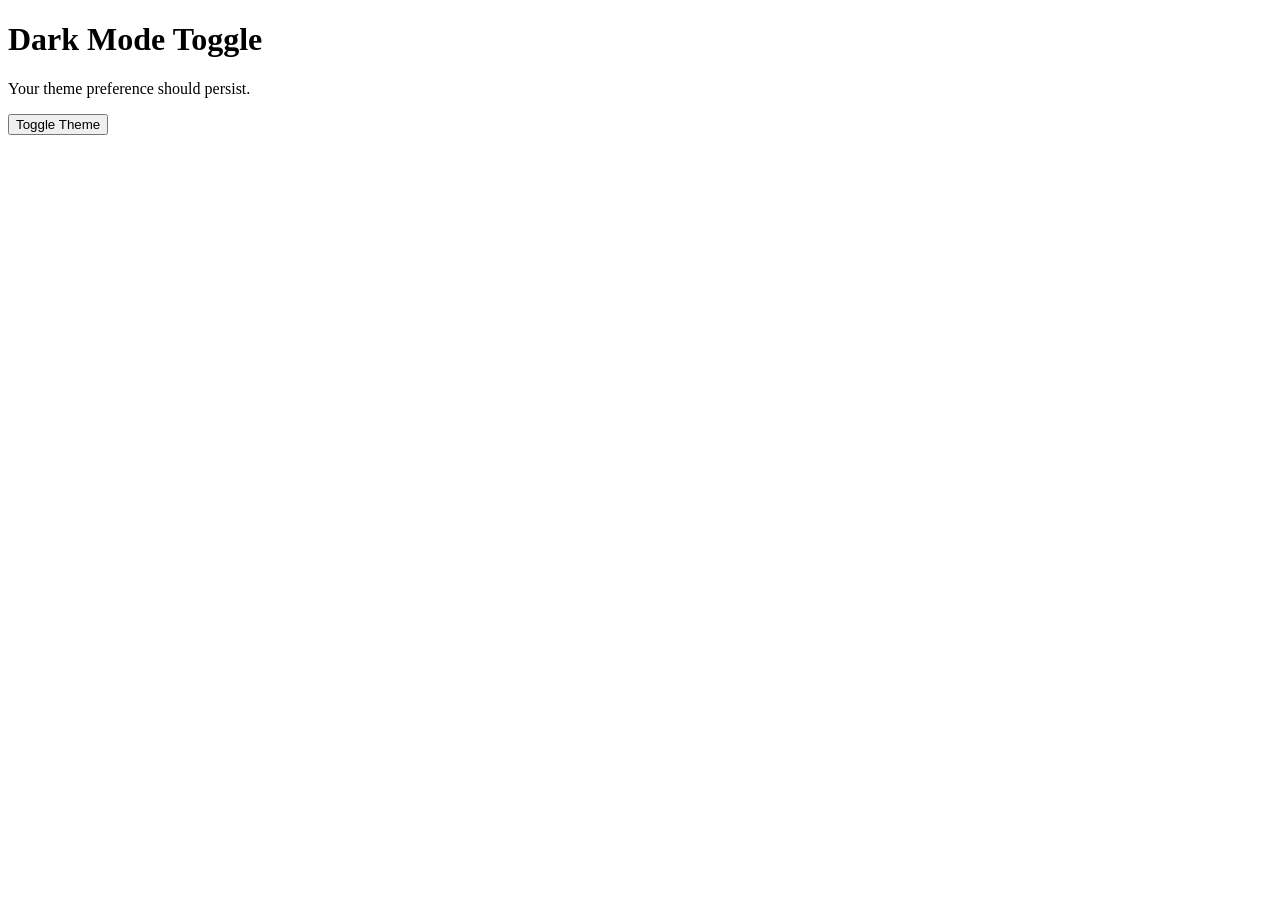
<file: starter_files/task4/index.html>
<!DOCTYPE html>
<html lang="en">
<head>
  <meta charset="UTF-8" />
  <title>Dark Mode Task</title>
  <meta name="viewport" content="width=device-width, initial-scale=1.0" />
  <link rel="stylesheet" href="style.css" />
</head>
<body>
  <div class="app">
    <h1>Dark Mode Toggle</h1>
    <p>Your theme preference should persist.</p>

    <button id="theme-toggle">
      Toggle Theme
    </button>
  </div>

  <script src="script.js"></script>
</body>
</html>
</file>
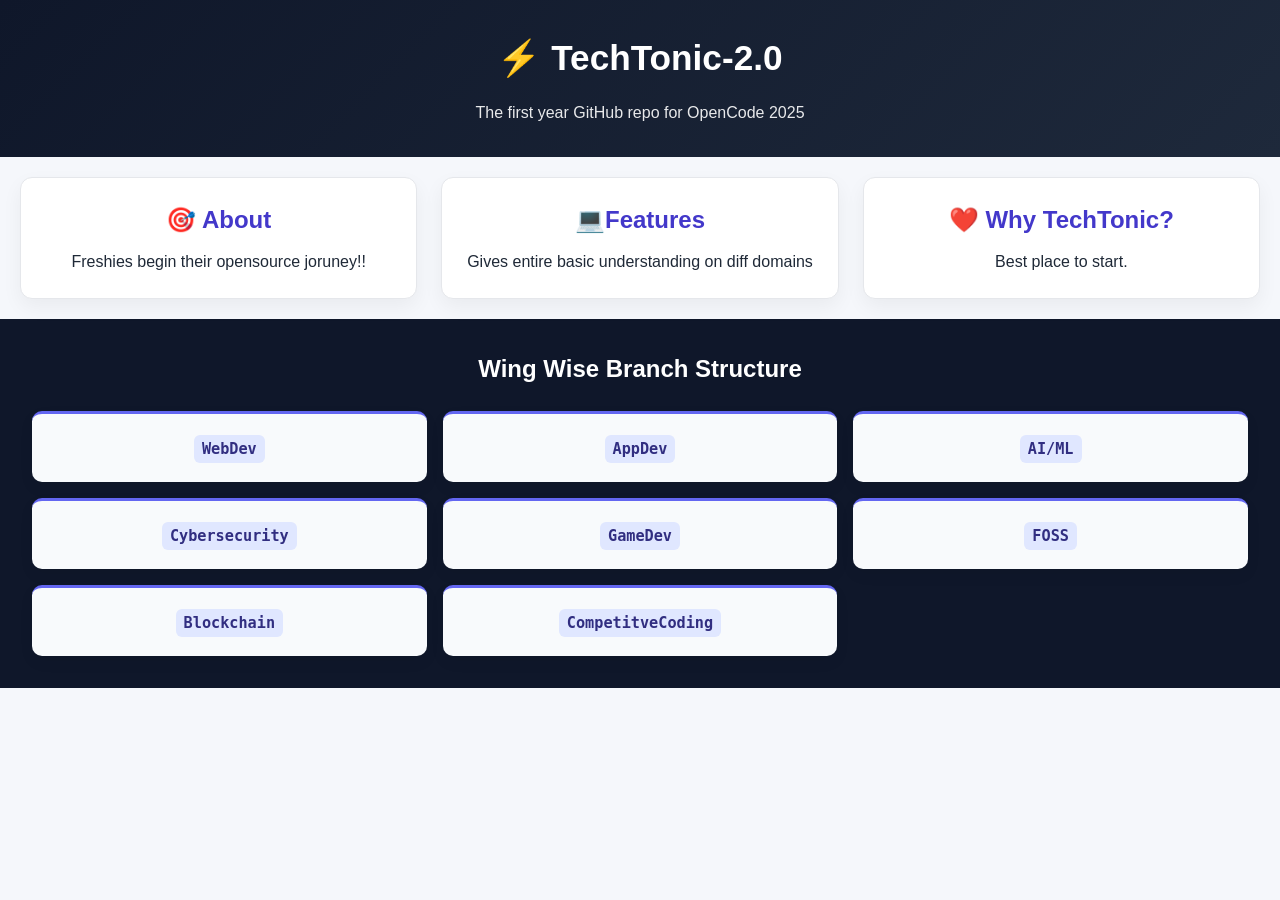
<file: webdev/contributors/IIT2025003/index.html>
<!DOCTYPE html>
<html lang="en">
  <head>
    <meta charset="UTF-8" />
    <meta name="viewport" content="width=device-width, initial-scale=1.0" />
    <title>Task 01 - Landing Section</title>
    <link rel="stylesheet" href="style.css"/>
  </head>
  <body>
    <!-- Existing content -->
     <header class="main-header">
        <h1> ⚡ TechTonic-2.0</h1>
        <p>The first year GitHub repo for OpenCode 2025</p>
     </header>

     <section class="overview">
        <article>
            <h2>🎯 About</h2>
            <p>Freshies begin their opensource joruney!!</p>
        </article>

        <article>
            <h2>💻Features</h2>
            <p>Gives entire basic understanding on diff domains</p>
        </article>

        <article>
            <h2>❤️ Why TechTonic?</h2>
            <p>Best place to start.</p>
        </article>
     </section>


    <section class="sub-domains">
        <header>
            <h2>Wing Wise Branch Structure</h2>
        </header>

        <div class="card">
            <article>
                <h3><code>WebDev</code></h3>
            </article>

            <article>
                <h3><code>AppDev</code></h3>
            </article>

            <article>
                <h3><code>AI/ML</code></h3>
            </article>

            <article>
                <h3><code>Cybersecurity</code></h3>
            </article>


            <article>
                <h3><code>GameDev</code></h3>
            </article>

            <article>
                <h3><code>FOSS</code></h3>
            </article>

            <article>
                <h3><code>Blockchain</code></h3>
            </article>

            <article>
                <h3><code>CompetitveCoding</code></h3>
            </article>
        </div>

    </section>



    <!-- TODO: Add your new section below -->
  </body>
</html>
</file>
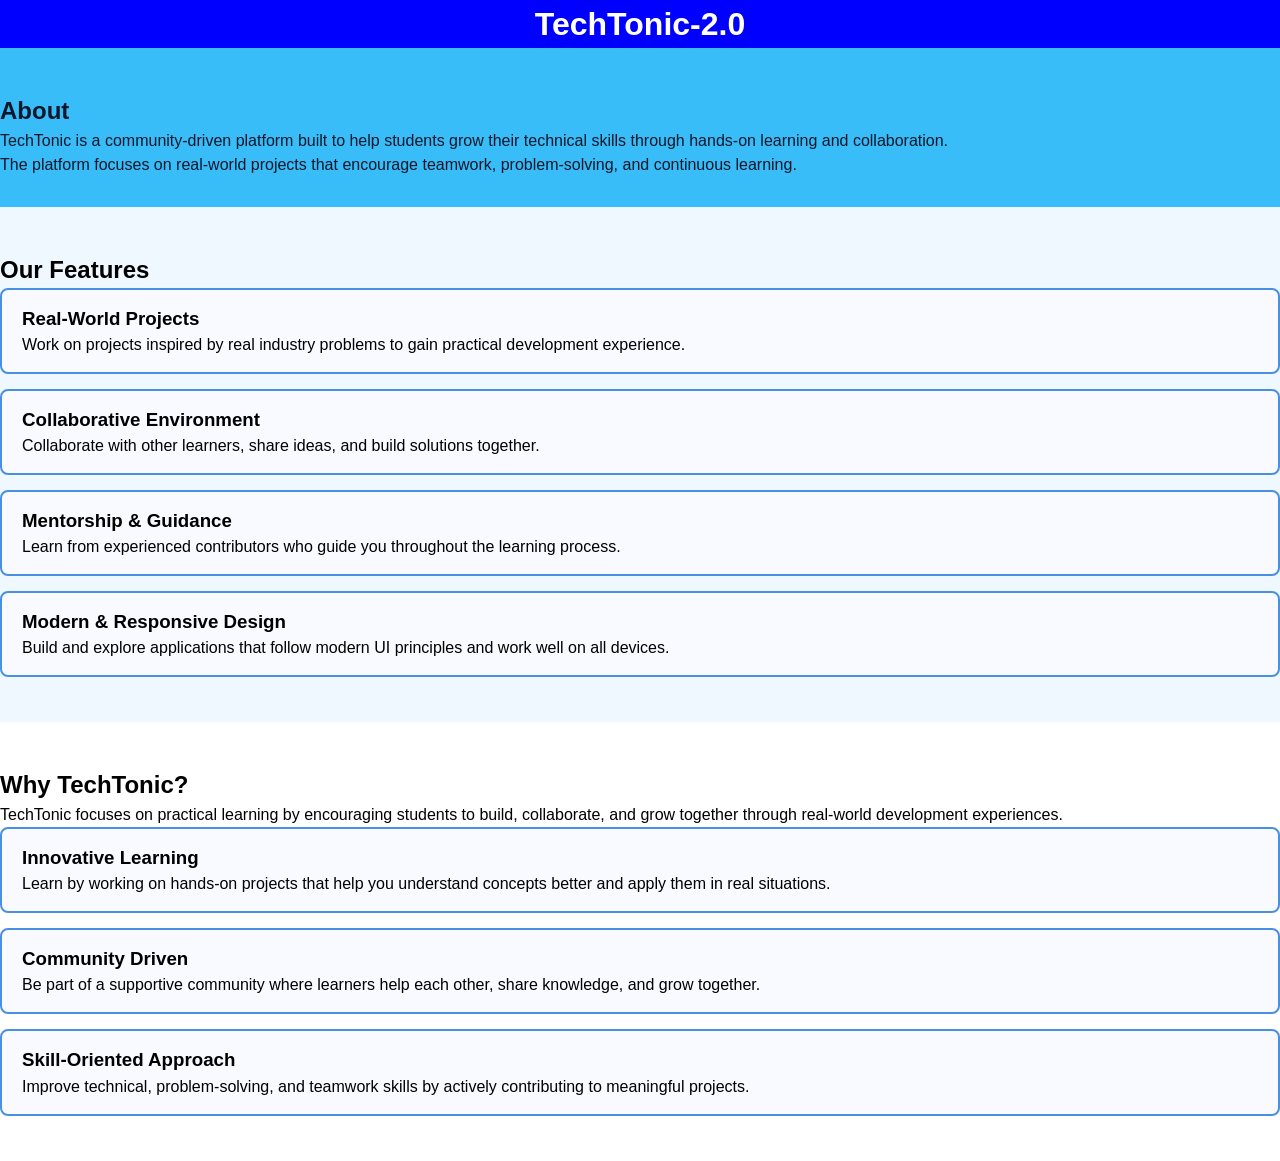
<file: webdev/contributors/IIT2025077/index.html>
<!DOCTYPE html>
<html lang="en">
  <head>
    <meta charset="UTF-8" />
    <meta name="viewport" content="width=device-width, initial-scale=1.0" />
    <title>Task 01 - Landing Section</title>
    <link rel="stylesheet" href="./style.css" />
  </head>
  <body>
    <!-- Existing content -->

    <!-- TODO: Add your new section below -->
     <div>
    <Header>
        <h1>TechTonic-2.0</h1>
     </Header>
     </div>
     <div>
     <Section class="About">
        <h2>About</h2>
        <p>TechTonic is a community-driven platform built to help students grow their technical skills through hands-on learning and collaboration.</p>
        <p>The platform focuses on real-world projects that encourage teamwork, problem-solving, and continuous learning.</p>
     </Section>
     <Section class="Features">
        <h2>Our Features</h2>
        <div>
            <h3>Real-World Projects</h3>
            <p>Work on projects inspired by real industry problems to gain practical development experience.</p>
        </div>
        <div>
        <h3>Collaborative Environment</h3>
        <p>Collaborate with other learners, share ideas, and build solutions together.</p>
        </div>
        <div>
            <h3>Mentorship & Guidance</h3>
            <p>Learn from experienced contributors who guide you throughout the learning process.</p>
        </div>
        <div>
            <h3>Modern & Responsive Design</h3>
            <p>Build and explore applications that follow modern UI principles and work well on all devices.</p>
        </div>
     </Section>
     </div>
     <Section class="Why">
        <h2>Why TechTonic?</h2>
        <p>TechTonic focuses on practical learning by encouraging students to build, collaborate, and grow together through real-world development experiences.</p>
        <article>
        <h3>Innovative Learning</h3>
        <p>
        Learn by working on hands-on projects that help you understand concepts
        better and apply them in real situations.
        </p>
        </article>
        <article>
        <h3>Community Driven</h3>
        <p>
        Be part of a supportive community where learners help each other, share knowledge, and grow together.
        </p>
        </article>
        <article>
        <h3>Skill-Oriented Approach</h3>
        <p>
        Improve technical, problem-solving, and teamwork skills by actively contributing to meaningful projects.
        </p>
        </article>
     </Section>
  </body>
</html>
</file>
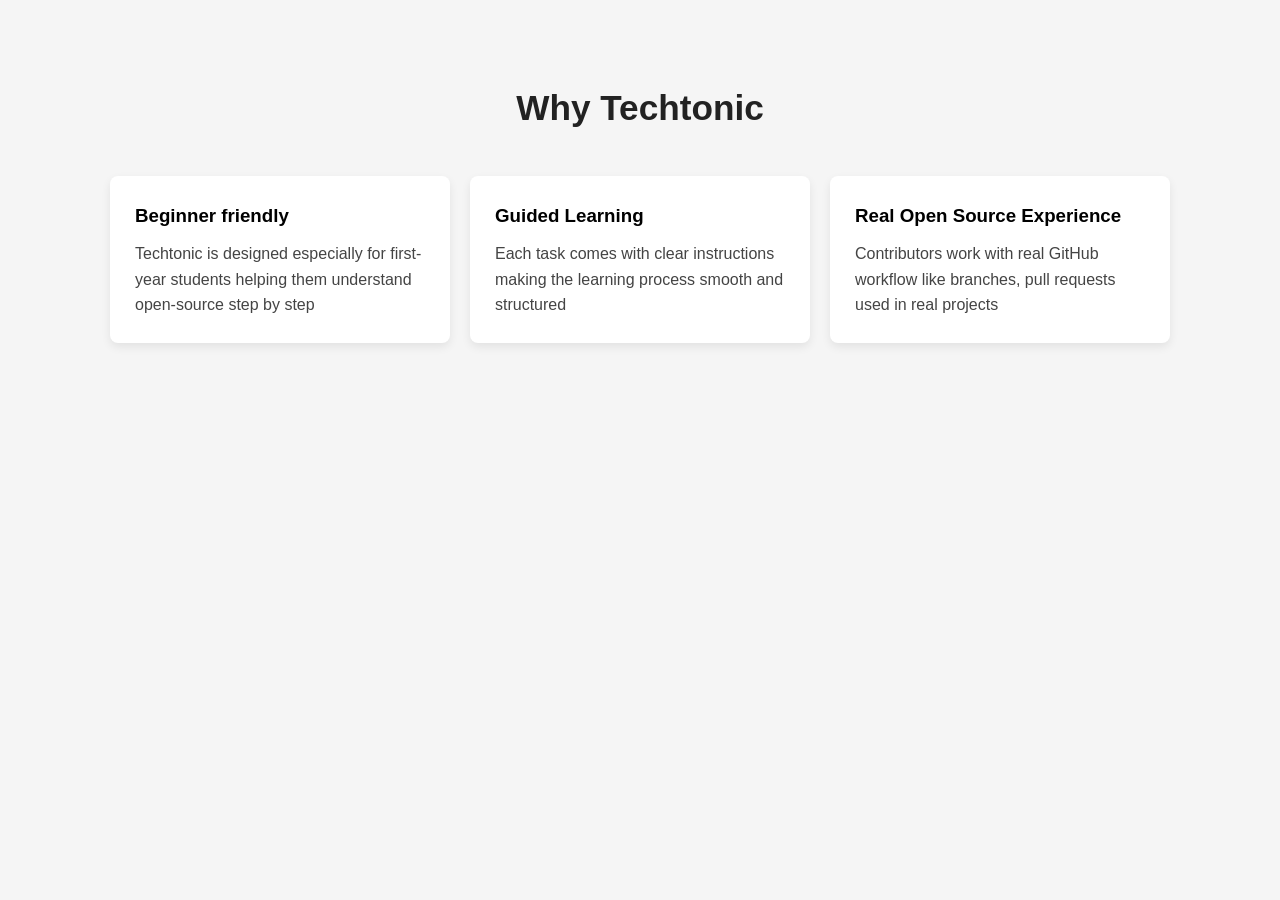
<file: webdev/contributors/IIT2025262/index.html>
<!DOCTYPE html>
<html lang="en">
<head>
    <meta charset="UTF-8">
    <meta name="viewport" content="width=device-width, initial-scale=1.0">
    <title>Why TechTonic</title>
    <link rel="stylesheet" href="style.css">
</head>
<body>
    <section class="why_Techtonic">
        <header class="section-header">
            <h2>Why Techtonic</h2>
        </header>
    <div class="features">
        <article class="feature-card">
            <h3>Beginner friendly</h3>
            <p>Techtonic is designed especially for first-year students helping them understand open-source step by step</p>
        </article>
        <article class="feature-card">
            <h3>Guided Learning</h3>
            <p>Each task comes with clear instructions making the learning process smooth and structured</p>
        </article>
        <article class="feature-card">
            <h3>Real Open Source Experience</h3>
            <p>Contributors work with real GitHub workflow like branches, pull requests used in real projects</p>
        </article>
    </div>
    </section>
</body>
</html>
</file>
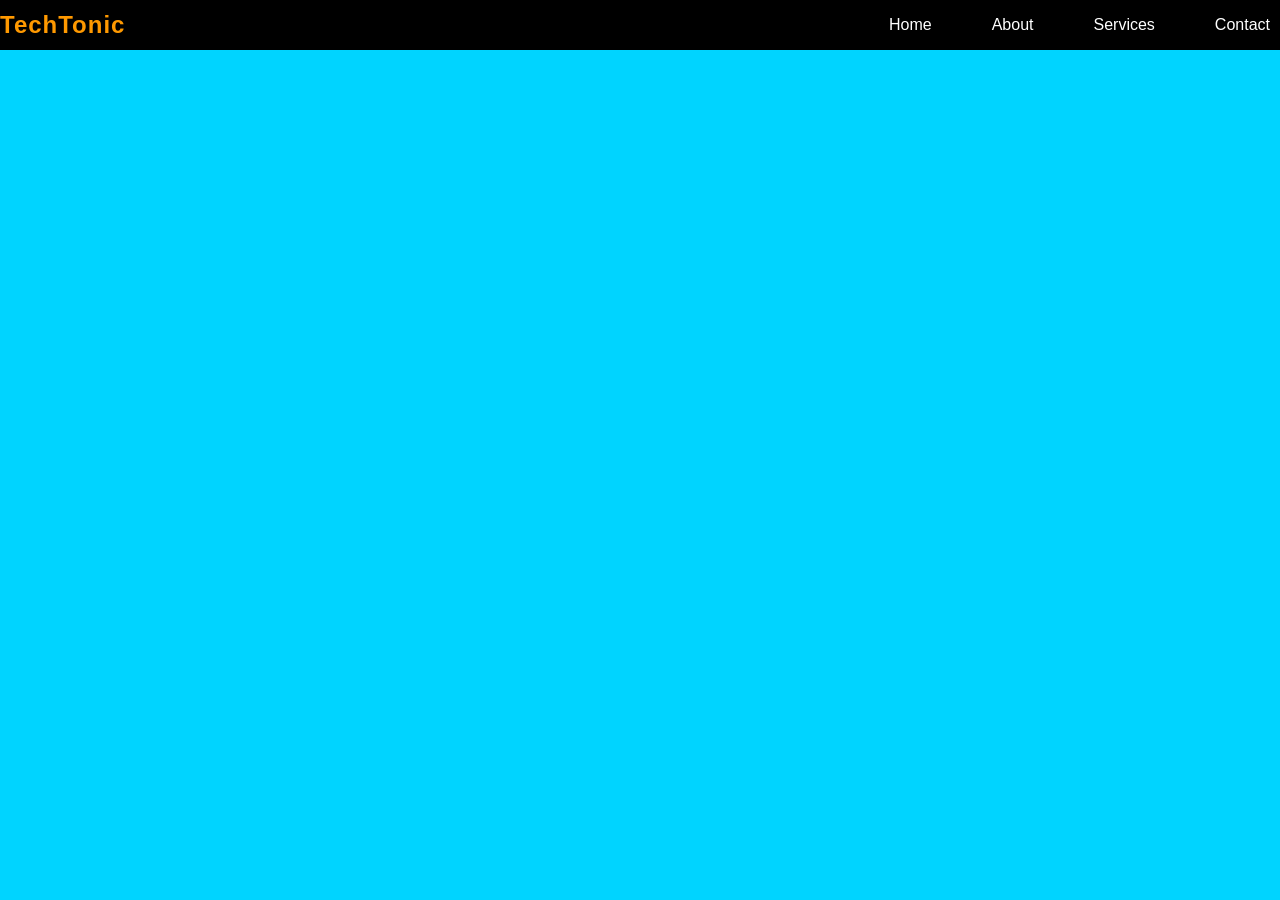
<file: webdev/contributors/IIT2025077/task-02/index.html>
<!DOCTYPE html>
<html lang="en">
  <head>
    <meta charset="UTF-8" />
    <meta name="viewport" content="width=device-width, initial-scale=1.0" />
    <title>Task 02 - Navbar</title>
    <link rel="stylesheet" href="style.css" />
  </head>
  <body>
    <!-- TODO: Navbar goes here -->
    <header>
        <div class="navbar">
            <div class="logo">TechTonic</div>
            <div id="navlinks" class="navlinks">
            <a href="#home">Home</a>
            <a href="#about">About</a>
            <a href="#services">Services</a>
            <a href="#contact">Contact</a>
            </div>
        <div id="hamburger" class="hamburger">☰</div>
        </div>
     </header>
    <script src="script.js"></script>
  </body>
</html>
</file>
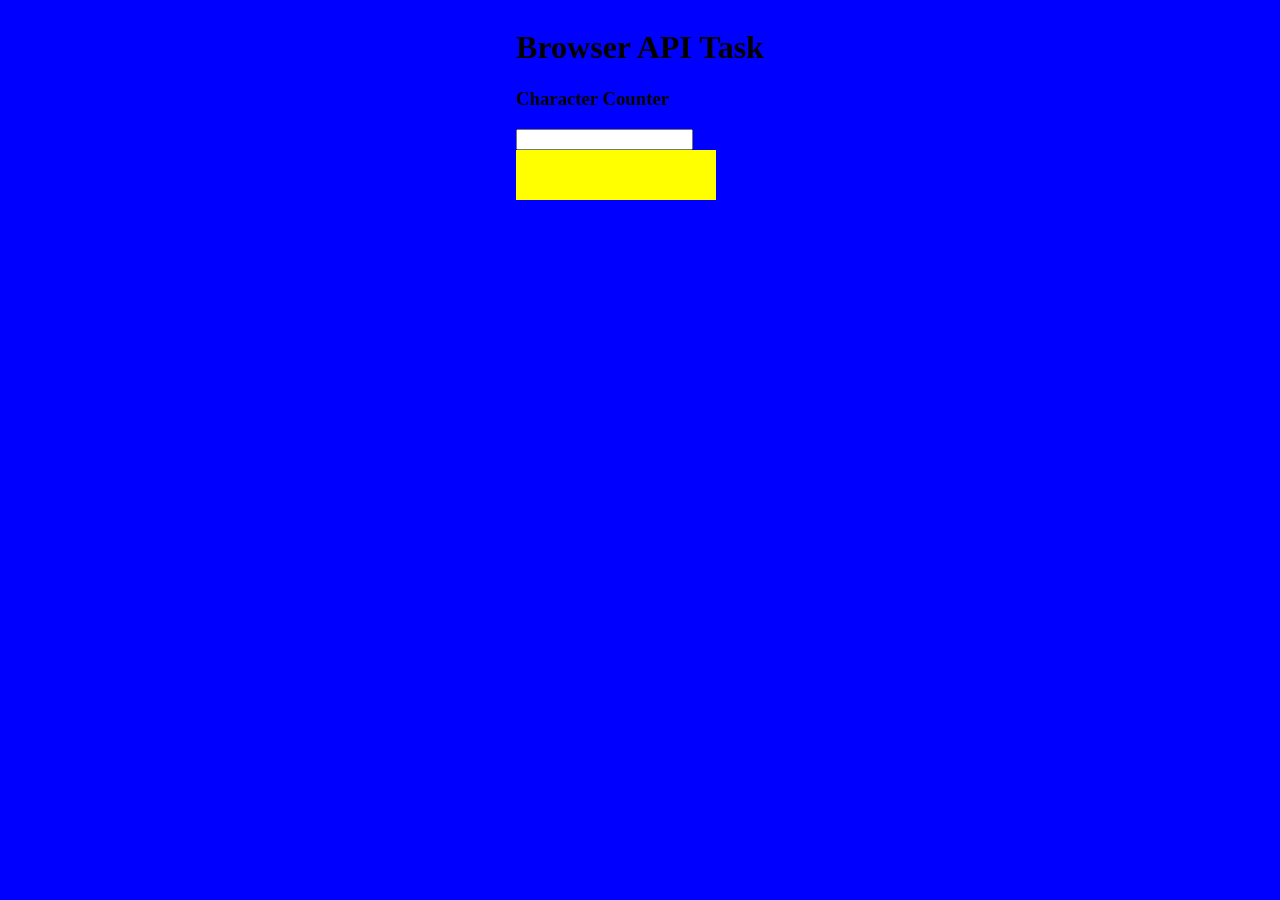
<file: webdev/contributors/IIT2025077/task-05/index.html>
<!DOCTYPE html>
<html lang="en">
<head>
  <meta charset="UTF-8" />
  <title>Browser API Task</title>
  <meta name="viewport" content="width=device-width, initial-scale=1.0" />
  <link rel="stylesheet" href="style.css" />
</head>
<body>
  <div class="app">
    <h1>Browser API Task</h1>

    <!-- TODO:
      Depending on the feature you choose, decide what UI you need.
      Examples:
      - textarea + button (clipboard / counter)
      - status badge (network / offline detection)
    -->
    <h3>Character Counter</h3>
    <div>
        <input type="text">
    </div>
    <div id="output">
      <!-- TODO: Show dynamic result here -->
    </div>
  </div>

  <script src="script.js"></script>
</body>
</html>
</file>
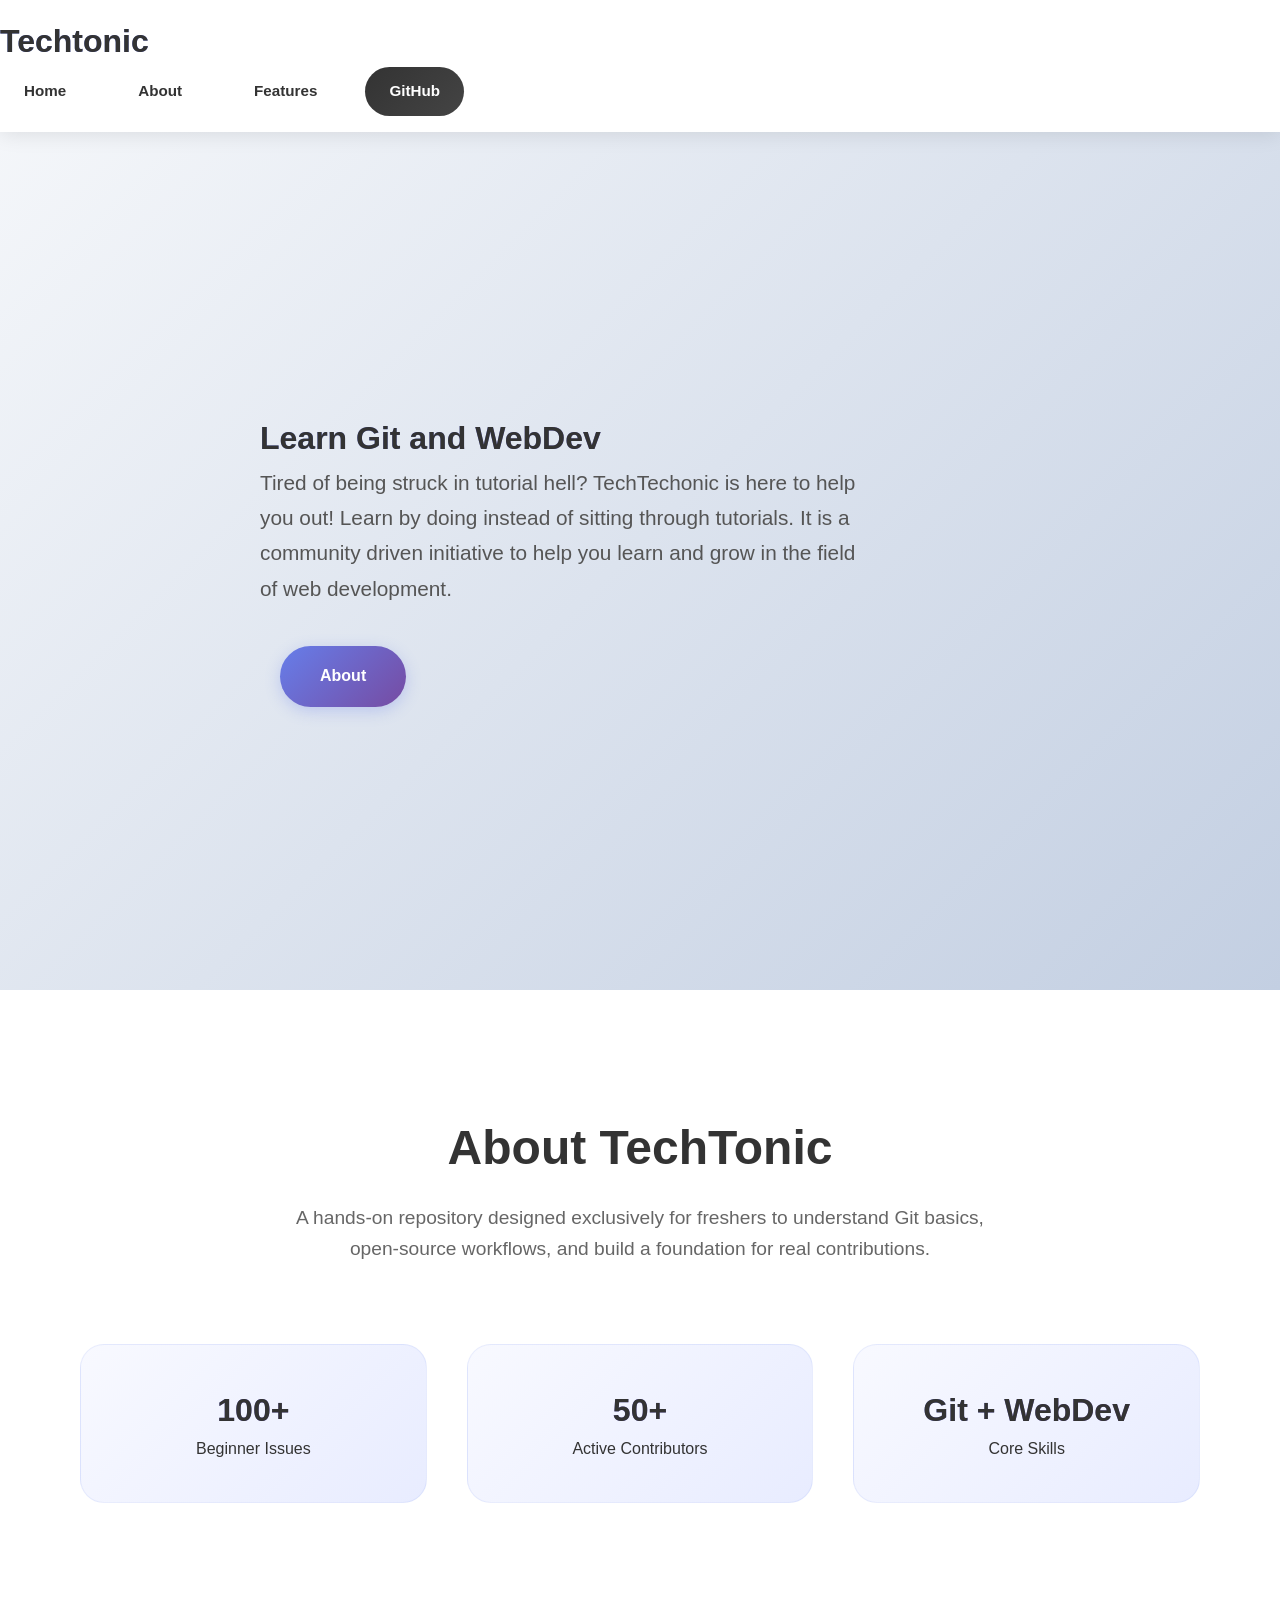
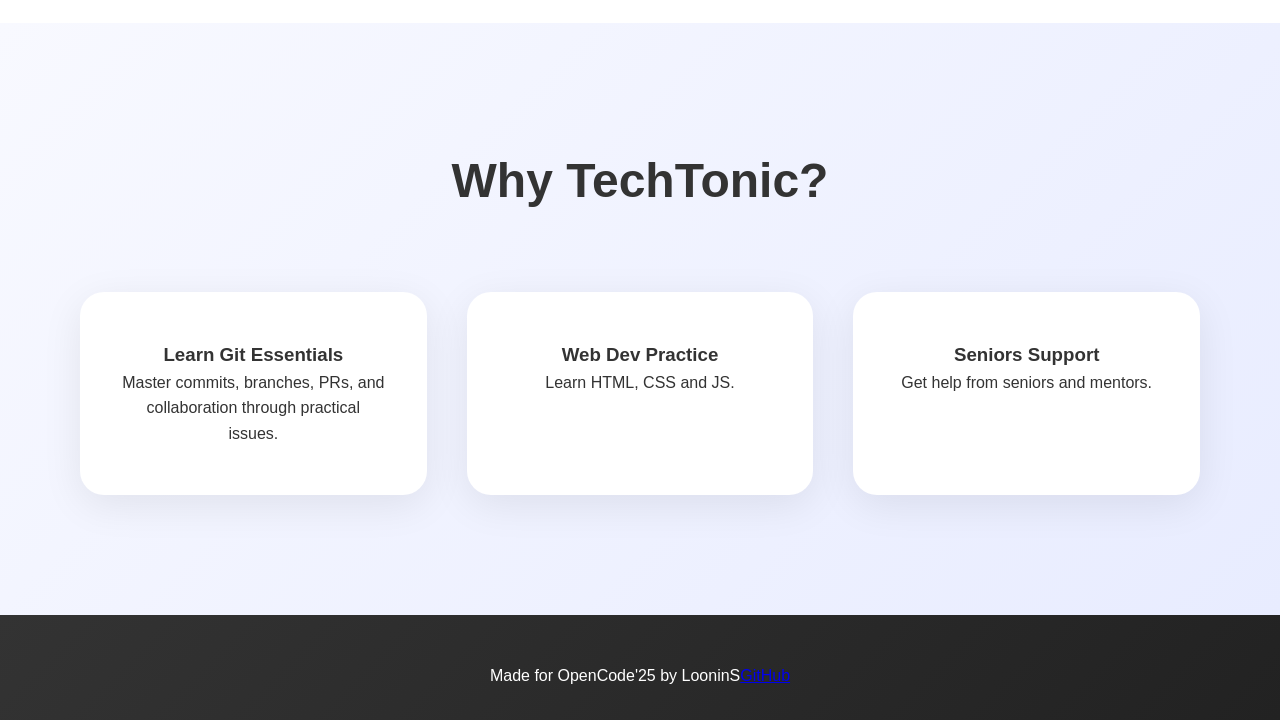
<file: webdev/contributors/iit2025099/task1/index.html>
<!DOCTYPE html>
<html lang="en">

<head>
    <meta charset="UTF-8" />
    <meta name="viewport" content="width=device-width, initial-scale=1.0" />
    <title>Task 01 - Landing Section</title>
    <link rel="stylesheet" href="styles.css" />
</head>

<body>
    <!-- Existing content -->

    <!-- TODO: Add your new section below -->
    <nav aria-label="Main navigation">
        <header>
            <h2>Techtonic</h2>
        </header>
        <ul role="menubar">
            <li><a href=#home>Home</a></li>
            <li><a href=#about>About</a></li>
            <li><a href=#features>Features</a></li>
            <li><a href="https://github.com/opencodeiiita/TechTonic-2.0">GitHub</a></li>
        </ul>
    </nav>
    <main>
        <section id="home">
            <div>
                <header>
                    <h1>Learn Git and WebDev</h1>
                    <p>Tired of being struck in tutorial hell? TechTechonic is here to help you out!
                        Learn by doing instead of sitting through tutorials. It is a community driven
                        initiative to help you learn and grow in the field of web development.
                    </p>
                </header>
                <div>
                    <a href=#about>About</a>
                </div>
            </div>
        </section>
        <section id="about">
            <div>
                <header>
                    <h2>About TechTonic</h2>
                    <p>A hands-on repository designed exclusively for freshers to understand Git basics, open-source
                        workflows, and build a foundation for real contributions.</p>
                </header>
                <div>
                    <article>
                        <h3>100+</h3>
                        <p>Beginner Issues</p>
                    </article>
                    <article>
                        <h3>50+</h3>
                        <p>Active Contributors</p>
                    </article>
                    <article>
                        <h3>Git + WebDev</h3>
                        <p>Core Skills</p>
                    </article>
                </div>
            </div>
        </section>
        <section id="features">
            <div>
                <header>
                    <h2>Why TechTonic?</h2>
                </header>
                <div>
                    <article>
                        <h3> Learn Git Essentials</h3>
                        <p>Master commits, branches, PRs, and collaboration through practical issues.</p>
                    </article>
                    <article>
                        <h3>Web Dev Practice</h3>
                        <p>Learn HTML, CSS and JS.</p>
                    </article>
                    <article>
                        <h3>Seniors Support</h3>
                        <p>Get help from seniors and mentors.</p>
                    </article>
                </div>
            </div>
        </section>
    </main>

    <footer>
        <div>
            <p>Made for OpenCode'25 by LooninS<a href="https://github.com/opencodeiiita/TechTonic-2.0">GitHub</a></p>
        </div>
    </footer>


</body>

</html>
</file>
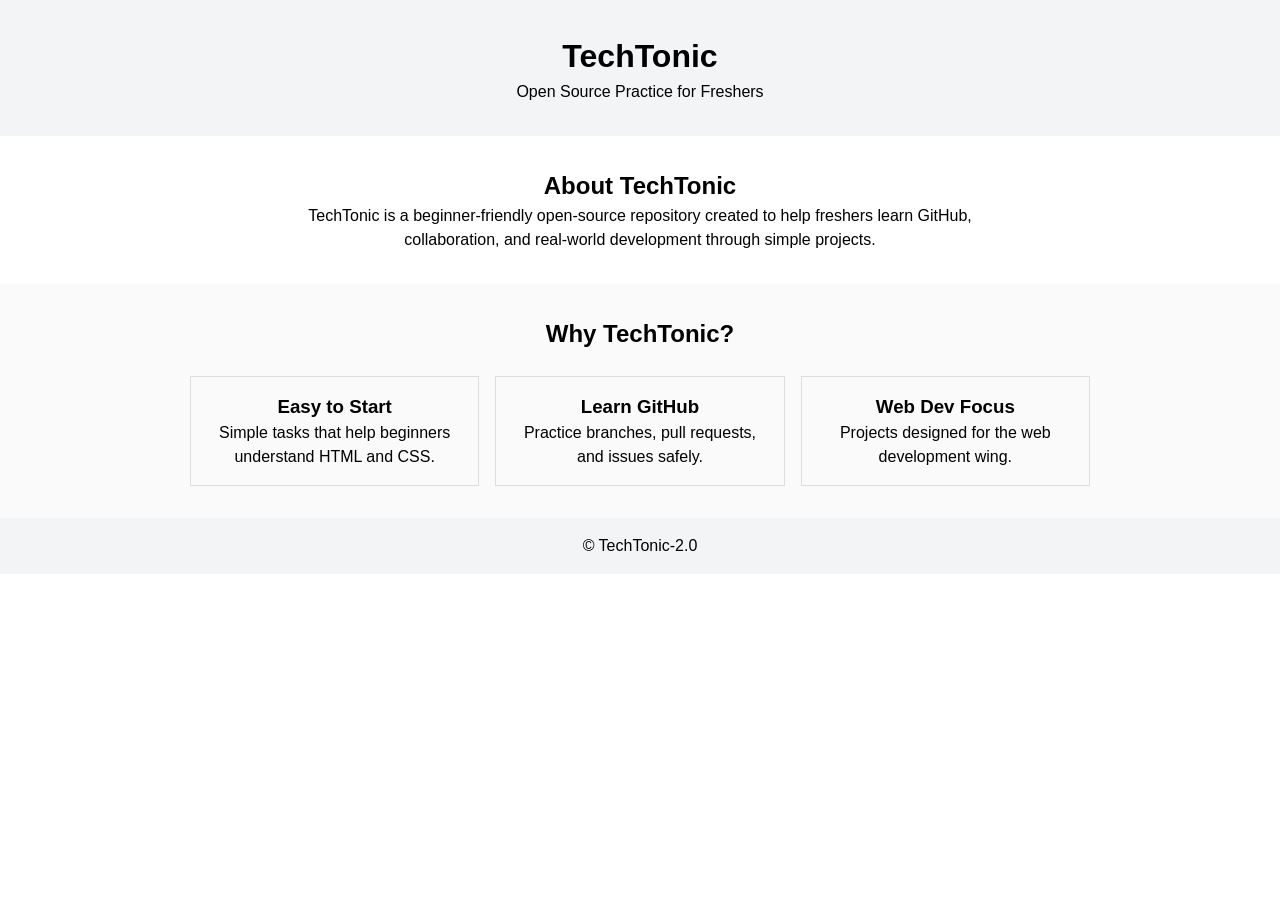
<file: webdev/contributors/IIT2025179/task-01/index.html>
<!DOCTYPE html>
<html lang="en">
<head>
    <meta charset="UTF-8">
    <meta name="viewport" content="width=device-width, initial-scale=1.0">
    <title>TechTonic</title>
    <link rel="stylesheet" href="styles.css">
</head>
<body>

<header class="header">
    <h1>TechTonic</h1>
    <p>Open Source Practice for Freshers</p>
</header>

<section class="about">
    <article>
        <h2>About TechTonic</h2>
        <p>
            TechTonic is a beginner-friendly open-source repository created to
            help freshers learn GitHub, collaboration, and real-world development
            through simple projects.
        </p>
    </article>
</section>

<section class="features">
    <h2>Why TechTonic?</h2>

    <div class="feature-container">
        <article class="feature">
            <h3>Easy to Start</h3>
            <p>Simple tasks that help beginners understand HTML and CSS.</p>
        </article>

        <article class="feature">
            <h3>Learn GitHub</h3>
            <p>Practice branches, pull requests, and issues safely.</p>
        </article>

        <article class="feature">
            <h3>Web Dev Focus</h3>
            <p>Projects designed for the web development wing.</p>
        </article>
    </div>
</section>

<footer class="footer">
    <p>© TechTonic-2.0</p>
</footer>

</body>
</html>
</file>
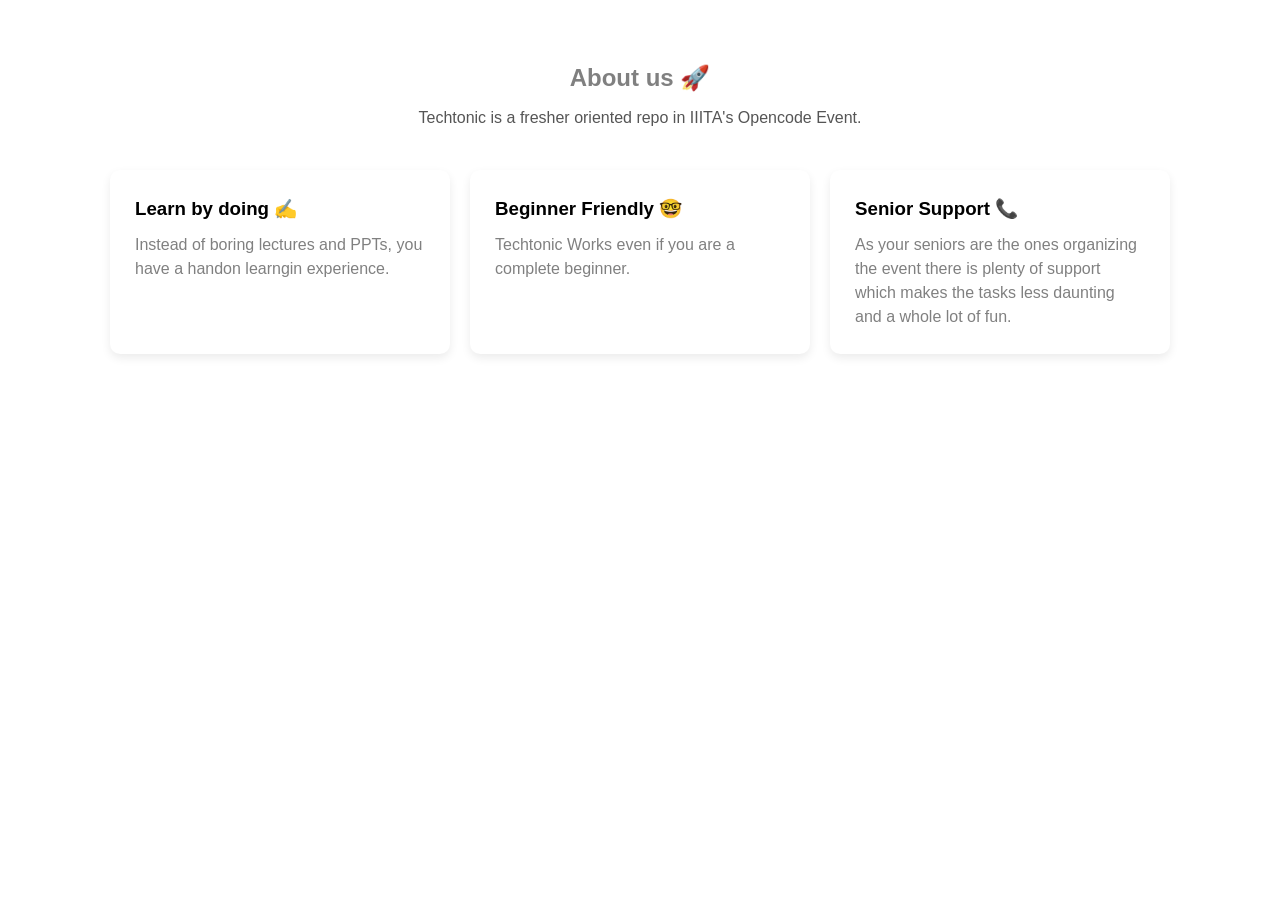
<file: webdev/contributors/IIT2025232/task-01/index.html>
<!DOCTYPE html>
<html lang="en">
  <head>
    <meta charset="UTF-8" />
    <meta name="viewport" content="width=device-width, initial-scale=1.0" />
    <title>Task 01 - Landing Section</title>
    <link rel="stylesheet" href="style.css" />
  </head>
  <body>
   <section class="main"> 
    <header class="section-header">
      <h2>About us 🚀</h2>
      <p>Techtonic is a fresher oriented repo in IIITA's Opencode Event.</p>
    </header>
   <div class="features">
    <article class="feature">
      <h3>Learn by doing ✍️</h3>
      <p>Instead of boring lectures and PPTs, you have a handon learngin experience.</p>
    </article>
    <article class="feature">
      <h3>Beginner Friendly 🤓</h3>
      <p>Techtonic Works even if you are a complete beginner.</p>
    </article>
    <article class="feature">
      <h3>Senior Support 📞</h3>
      <p>As your seniors are the ones organizing the event there is plenty of support which makes the tasks less daunting and a whole lot of fun.</p>
    </article>
   </div> 
   </section>
  </body>
</html>
</file>
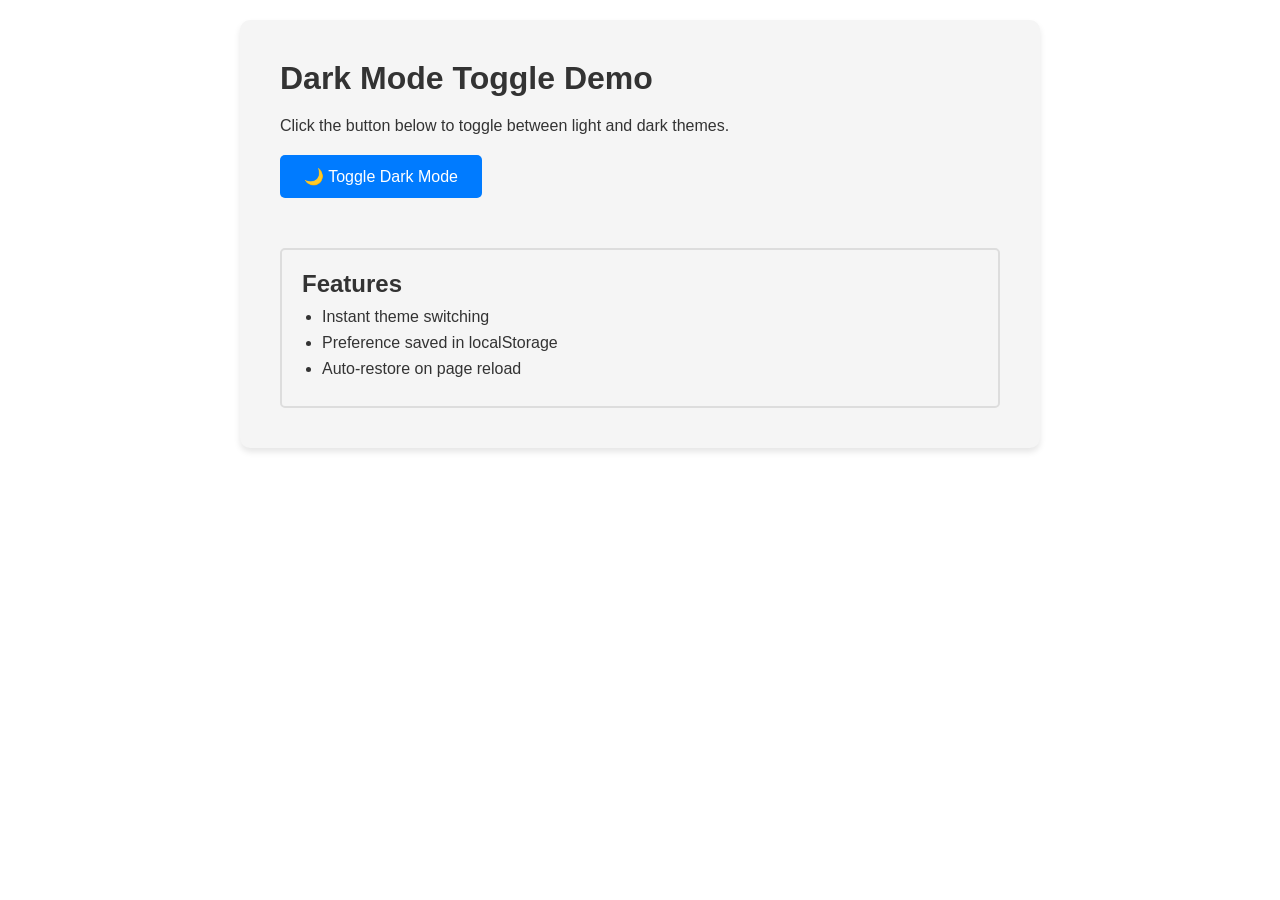
<file: webdev/contributors/ishanrajsingh/task-04/index.html>
<!DOCTYPE html>
<html lang="en">
<head>
    <meta charset="UTF-8">
    <meta name="viewport" content="width=device-width, initial-scale=1.0">
    <title>Dark Mode Toggle</title>
    <link rel="stylesheet" href="style.css">
</head>
<body>
    <div class="container">
        <h1>Dark Mode Toggle Demo</h1>
        <p>Click the button below to toggle between light and dark themes.</p>
        
        <!-- Theme toggle button -->
        <button id="themeToggle" class="theme-btn">
            🌙 Toggle Dark Mode
        </button>
        
        <div class="content">
            <h2>Features</h2>
            <ul>
                <li>Instant theme switching</li>
                <li>Preference saved in localStorage</li>
                <li>Auto-restore on page reload</li>
            </ul>
        </div>
    </div>
    
    <script src="script.js"></script>
</body>
</html>
</file>
<file: starter_files/task4/style.css>
/* TODO:
  Add styles
  Keep it simple and readable.
*/
</file>
<file: webdev/contributors/IIT2025003/style.css>
/* Base styles */
* {
  margin: 0;
  padding: 0;
  box-sizing: border-box;
}

body {
  font-family: sans-serif;
  line-height: 1.5;
  background: #f5f7fb;
  color: #1f2937;
  
}


.main-header {
  background: linear-gradient(135deg, #0f172a, #1e293b);
  color: #fff;
  padding: 2rem;
  text-align: center;
}

.main-header h1{
    font-size: 2.2rem;
}

.main-header p{
    opacity: 0.9;
    margin-top:  1rem;
}

.section {
  padding: 3rem 1.5rem;
  max-width: 1100px;
}

.overview {
  display: grid;
  grid-template-columns: repeat(auto-fit,minmax(250px, 1fr));
  gap: 1.5rem;
  margin: 20px;
}


.overview article {
  background: white;
  padding: 1.5rem;
  border-radius: 12px;
  text-align: center;
  box-shadow: 0 8px 20px rgba(0, 0, 0, 0.05);
  border: 1px solid #e5e7eb;
}

.overview h2{
    margin-bottom: 0.75rem;
    color: #4338ca;
}


.sub-domains {
  gap: 1rem;
  padding: 2rem;
  background-color: #0f172a;
  color: #fff;
}

.sub-domains header{
    text-align: center;
    margin-bottom: 1.5rem;
}



.card{
    display: grid;
    grid-template-columns: repeat(auto-fit, minmax(300px, 1fr));
    gap: 1rem;

}


.card article{
  background: #f8fafc;
  padding: 1.25rem;
  text-align: center;
  border-radius: 10px;
  font-weight: 600;
  box-shadow: 0 6px 15px rgba(0, 0, 0, 0.05);
  min-height: 70px;
  border-top: 3px solid #6366f1
}

code {
  background: #e0e7ff;
  color: #312e81;
  padding: 0.3rem 0.5rem;
  border-radius: 6px;
}
</file>
<file: webdev/contributors/IIT2025077/style.css>
/* Base styles */
* {
  margin: 0;
  padding: 0;
  box-sizing: border-box;
}

body {
  font-family: sans-serif;
  line-height: 1.5;
}
Header{
    background-color: blue;
    color:white;
    text-align: center;
}
.About{
    background-color: rgb(55, 168, 255);
}
.Features{
    background-color: aliceblue;
}
.Why{
    background-color: white;
}
Section{
    padding-top:45px; 
    padding-bottom: 30px;
}
.About {
  background-color: #38bdf8;
  color: #0f172a;
}

.About h2 {
  color: #0f172a;
}

.about p {
  font-size: 16px;
}
.features {
  background-color: #f1f5f9;
}

.features h2 {
  text-align: center;
  margin-bottom: 40px;
}

.features > div {
  max-width: 1000px;
  margin: auto;
}
.features h3 {
  margin-top: 25px;
  color: #0f172a;
}
.why {
  background-color: #ffffff;
}

.why h2 {
  text-align: center;
}

.why h3 {
  margin-top: 25px;
  color: #1e40af;
}
article {
    border: 2px solid #4A90E2; 
    border-radius: 8px;          
    padding: 15px 20px;          
    margin-bottom: 15px;         
    background-color: #f9faff; 
}
.Features div{
    border: 2px solid #4A90E2; 
    border-radius: 8px;          
    padding: 15px 20px;          
    margin-bottom: 15px;         
    background-color: #f9faff; 
}
</file>
<file: webdev/contributors/IIT2025262/style.css>
*{
    margin:0;
    padding:0;
    box-sizing:border-box;
}
body{
    font-family:Arial,sans-serif;
    background-color: #f5f5f5;
    color:#222;
    line-height:1.6;
}
.why_Techtonic{
    padding:80px 20px;
    max-width: 1100px;
    margin:auto;
}
.section-header{
    text-align:center;
    margin-bottom:40px;
}
.section-header h2{
    font-size:2.2rem;
    font-weight:700;
    margin-bottom: 10px;
}
.section-header p{
    color:#555;
    margin: 0 auto;
}
.features{
    display:flex;
    gap: 20px;
    justify-content:center;
}
.feature-card{
    text-align: left;
    background-color:#ffffff;
    padding:25px;
    border-radius:8px;
    flex:1;
    box-shadow: 0 4px 10px rgba(0, 0, 0, 0.08);
}
.feature-card h3{
    margin-bottom: 10px;
    color:#000;
}
.feature-card p{
    color:#444;
}
@media(max-width:768px){
    .features{
        flex-direction: column;
    }
}
</file>
<file: webdev/contributors/IIT2025077/task-02/style.css>
/* Base styles */
* {
  margin: 0;
  padding: 0;
  box-sizing: border-box;
}

body {
  font-family: sans-serif;
  line-height: 1.5;
}

.navbar{
    display: flex;
    justify-content: flex-start;
    align-items: center;
    background-color: black;
    height: 50px;
}
.logo{
    font-size: 1.5rem;
    font-weight: 700;
    letter-spacing: 1px;
    color: #ff9900;
}
.navlinks{
    display:flex;
    justify-content: space-evenly;
    gap: 50px;
    font-family: 'Poppins', sans-serif;
    margin-left: auto;
}
.navlinks a{
    color: white;
    text-decoration: none;
    font-size: 16px;
    padding-right: 10px;
    transition: color 0.3s ease;
    font-weight: 500;
    cursor: pointer;
}
.navlinks a:hover{
  text-decoration: underline;
  color: #00d4ff;
  transition: color 0.3s ease;
}
.hamburger {
  display: none;
  font-size: 24px;
  color: white;
  cursor: pointer;
}
@media (max-width: 768px) {
    .navlinks {
        display: none; 
        flex-direction: column;
        position: absolute;
        background-color: #111;
        height: 100%;
        z-index: 999; 
        right: 0;
        width: 70px;
        top: 50px;     
        margin-left: auto;
        padding-right: 10px;
    }
    .hamburger{
        display: block;
        margin-left: auto;
    }
}

.navlinks.active {
  display: flex;
}
body{
    background-color: #00d4ff;
}
</file>
<file: webdev/contributors/IIT2025077/task-05/style.css>
/* TODO:
  Add styles required by your chosen feature.
  Keep it simple and readable.
*/
body{
    display: flex;
    flex-direction: column;
    align-items: center;
    justify-content: center;
    background-color: blue;
}
#output{
    background-color: yellow;
    width: 200px;
    height: 50px;
}
</file>
<file: webdev/contributors/iit2025099/task1/styles.css>
body { 
    background: #f0f0f0 !important; 
    font-family: 'Segoe UI', Roboto, sans-serif;
    line-height: 1.6;
    color: #333;
    overflow-x: hidden;
}

* {
    margin: 0;
    padding: 0;
    box-sizing: border-box;
    scroll-behavior: smooth;
}

div {
    max-width: 1200px;
    margin: 0 auto;
    padding: 0 20px;
}

nav {
    position: fixed;
    top: 0;
    width: 100%;
    background: rgba(255, 255, 255, 0.98);
    backdrop-filter: blur(20px);
    z-index: 1000;
    padding: 1rem 0;
    box-shadow: 0 2px 20px rgba(0,0,0,0.1);
}

nav > div:first-child {
    display: flex;
    justify-content: space-between;
    align-items: center;
    padding: 0 20px;
    gap: 2rem;
}

nav h2, #home h1, #about article h3 {
    background: linear-gradient(135deg, #667eea 0%, #764ba2 100%);
    background-clip: text;
    font-weight: 800;
    font-size: clamp(1.5rem, 2.5vw, 2rem);
    margin: 0;
}

nav ul {
    display: flex;
    list-style: none;
    gap: 1.5rem;
    align-items: center;
    margin: 0;
}

nav a {
    text-decoration: none;
    color: #333;
    font-weight: 600;
    padding: 0.75rem 1.5rem;
    border-radius: 50px;
    transition: all 0.3s cubic-bezier(0.4, 0, 0.2, 1);
    font-size: 0.95rem;
    display: inline-block;
    white-space: nowrap;
}

nav a:hover {
    color: #667eea;
    transform: translateY(-2px);
    box-shadow: 0 5px 15px rgba(102, 126, 234, 0.2);
}

nav a[href*="github"] {
    background: linear-gradient(135deg, #333 0%, #444 100%);
    color: white !important;
}

nav a[href*="github"]:hover {
    background: linear-gradient(135deg, #667eea 0%, #764ba2 100%);
    transform: translateY(-2px);
}

main {
    margin-top: 90px;
}

#home {
    min-height: 100vh;
    display: flex;
    align-items: center;
    padding: 120px 20px 80px;
    background: linear-gradient(135deg, #f5f7fa 0%, #c3cfe2 100%);
}

#home > div {
    flex: 1;
    max-width: 800px;
}

#home p {
    font-size: clamp(1.1rem, 2.5vw, 1.3rem);
    margin-bottom: 2.5rem;
    color: #555;
    line-height: 1.7;
    max-width: 600px;
}

#home > div > div {
    display: flex;
    gap: 1rem;
    flex-wrap: wrap;
}

#home > div > div a {
    padding: 1.1rem 2.5rem;
    background: linear-gradient(135deg, #667eea 0%, #764ba2 100%);
    color: white;
    border-radius: 50px;
    text-decoration: none;
    font-weight: 700;
    font-size: 1rem;
    transition: all 0.3s ease;
    box-shadow: 0 4px 15px rgba(102, 126, 234, 0.3);
    display: inline-block;
}

#home > div > div a:hover {
    transform: translateY(-4px);
    box-shadow: 0 15px 35px rgba(102, 126, 234, 0.4);
}


#about {
    padding: 120px 0;
    background: #fff;
}

#about h2 {
    font-size: clamp(2rem, 4vw, 3rem);
    text-align: center;
    margin-bottom: 1rem;
    color: #333;
    font-weight: 700;
}

#about > div > header p {
    text-align: center;
    font-size: 1.2rem;
    max-width: 700px;
    margin: 0 auto 5rem;
    color: #666;
}

#about > div > div {
    display: grid;
    grid-template-columns: repeat(auto-fit, minmax(250px, 1fr));
    gap: 2.5rem;
    text-align: center;
}

#about article {
    padding: 2.5rem 1.5rem;
    background: linear-gradient(135deg, #f8f9ff 0%, #e8ecff 100%);
    border-radius: 24px;
    transition: all 0.3s ease;
    border: 1px solid rgba(102, 126, 234, 0.1);
}

#about article:hover {
    transform: translateY(-8px);
    box-shadow: 0 20px 40px rgba(102, 126, 234, 0.15);
}

#features {
    padding: 120px 0;
    background: linear-gradient(135deg, #f8f9ff 0%, #e8ecff 100%);
}

#features h2 {
    font-size: clamp(2rem, 4vw, 3rem);
    text-align: center;
    margin-bottom: 4.5rem;
    color: #333;
}

#features > div > div {
    display: grid;
    grid-template-columns: repeat(auto-fit, minmax(320px, 1fr));
    gap: 2.5rem;
}

#features article {
    background: white;
    padding: 3rem 2.5rem;
    border-radius: 24px;
    text-align: center;
    box-shadow: 0 10px 40px rgba(0,0,0,0.08);
    transition: all 0.4s ease;
}

#features article:hover {
    transform: translateY(-12px);
    box-shadow: 0 25px 60px rgba(0,0,0,0.15);
}

footer {
    padding: 3rem 0 2rem;
    background: linear-gradient(135deg, #333 0%, #222 100%);
    color: white;
    text-align: center;
}


@media (max-width: 768px) {
    
}
</file>
<file: webdev/contributors/IIT2025179/task-01/styles.css>
* {
    margin: 0;
    padding: 0;
    box-sizing: border-box;
    font-family: sans-serif;
}

body {
    line-height: 1.5;
}

/* HEADER */
.header {
    padding: 2rem;
    text-align: center;
    background-color: #f3f4f6;
}

/* ABOUT SECTION */
.about {
    padding: 2rem;
    max-width: 800px;
    margin: auto;
    text-align: center;
}

/* FEATURES SECTION */
.features {
    padding: 2rem;
    background-color: #fafafa;
}

.features h2 {
    text-align: center;
    margin-bottom: 1.5rem;
}

.feature-container {
    display: flex;
    gap: 1rem;
    max-width: 900px;
    margin: auto;
    flex-wrap: wrap;
}

.feature {
    flex: 1;
    min-width: 250px;
    padding: 1rem;
    border: 1px solid #ddd;
    text-align: center;
}

/* FOOTER */
.footer {
    padding: 1rem;
    text-align: center;
    background-color: #f3f4f6;
}

/* RESPONSIVE */
@media (max-width: 600px) {
    .feature-container {
        flex-direction: column;
    }
}
</file>
<file: webdev/contributors/IIT2025232/task-01/style.css>
/* Base styles */
* {
  margin: 0;
  padding: 0;
  box-sizing: border-box;
}

body {
  font-family: sans-serif;
  line-height: 1.5;
  color: grey;
}

.main{
  padding: 60px 20px;
  max-width: 1100px;
  margin: auto;
}
.section-header
{
  text-align: center;
  margin-bottom: 40px;
}
.section-header h2
{
  font-size: x-large;
  margin-bottom: 10px;
}
.section-header p
{
  color: #555;
}
.features
{
  display: flex;
  gap: 20px;
  justify-content: center;
}
.feature
{
  background-color: white;
  padding: 25px;
  border-radius: 10px;
  flex: 1;
  min-width: 250px;
  box-shadow: 0 4px 10px rgba(0, 0, 0, 0.08); 
}

.feature h3
{
  margin-bottom: 10px;
  color: black;
}

.feature p
{
  line-height: 1.5;
}
@media (max-width: 768px) {
    .features {
        flex-direction: column;
    }
}
</file>
<file: webdev/contributors/ishanrajsingh/task-04/style.css>
/* CSS Variables for theming */
:root {
    --bg-color: #ffffff;
    --text-color: #333333;
    --container-bg: #f5f5f5;
    --button-bg: #007bff;
    --button-text: #ffffff;
    --border-color: #ddd;
}

/* Dark theme variables */
[data-theme="dark"] {
    --bg-color: #1a1a1a;
    --text-color: #e0e0e0;
    --container-bg: #2d2d2d;
    --button-bg: #4a9eff;
    --button-text: #ffffff;
    --border-color: #444;
}

/* Apply variables */
* {
    margin: 0;
    padding: 0;
    box-sizing: border-box;
}

body {
    font-family: 'Segoe UI', Tahoma, Geneva, Verdana, sans-serif;
    background-color: var(--bg-color);
    color: var(--text-color);
    transition: background-color 0.3s ease, color 0.3s ease;
    padding: 20px;
}

.container {
    max-width: 800px;
    margin: 0 auto;
    padding: 40px;
    background-color: var(--container-bg);
    border-radius: 10px;
    box-shadow: 0 4px 6px rgba(0,0,0,0.1);
    transition: background-color 0.3s ease;
}

h1 {
    margin-bottom: 20px;
}

.theme-btn {
    background-color: var(--button-bg);
    color: var(--button-text);
    border: none;
    padding: 12px 24px;
    font-size: 16px;
    border-radius: 5px;
    cursor: pointer;
    margin: 20px 0;
    transition: transform 0.2s ease, background-color 0.3s ease;
}

.theme-btn:hover {
    transform: scale(1.05);
}

.theme-btn:active {
    transform: scale(0.95);
}

.content {
    margin-top: 30px;
    padding: 20px;
    border: 2px solid var(--border-color);
    border-radius: 5px;
    transition: border-color 0.3s ease;
}

ul {
    margin-left: 20px;
    margin-top: 10px;
}

li {
    margin: 8px 0;
}
</file>
